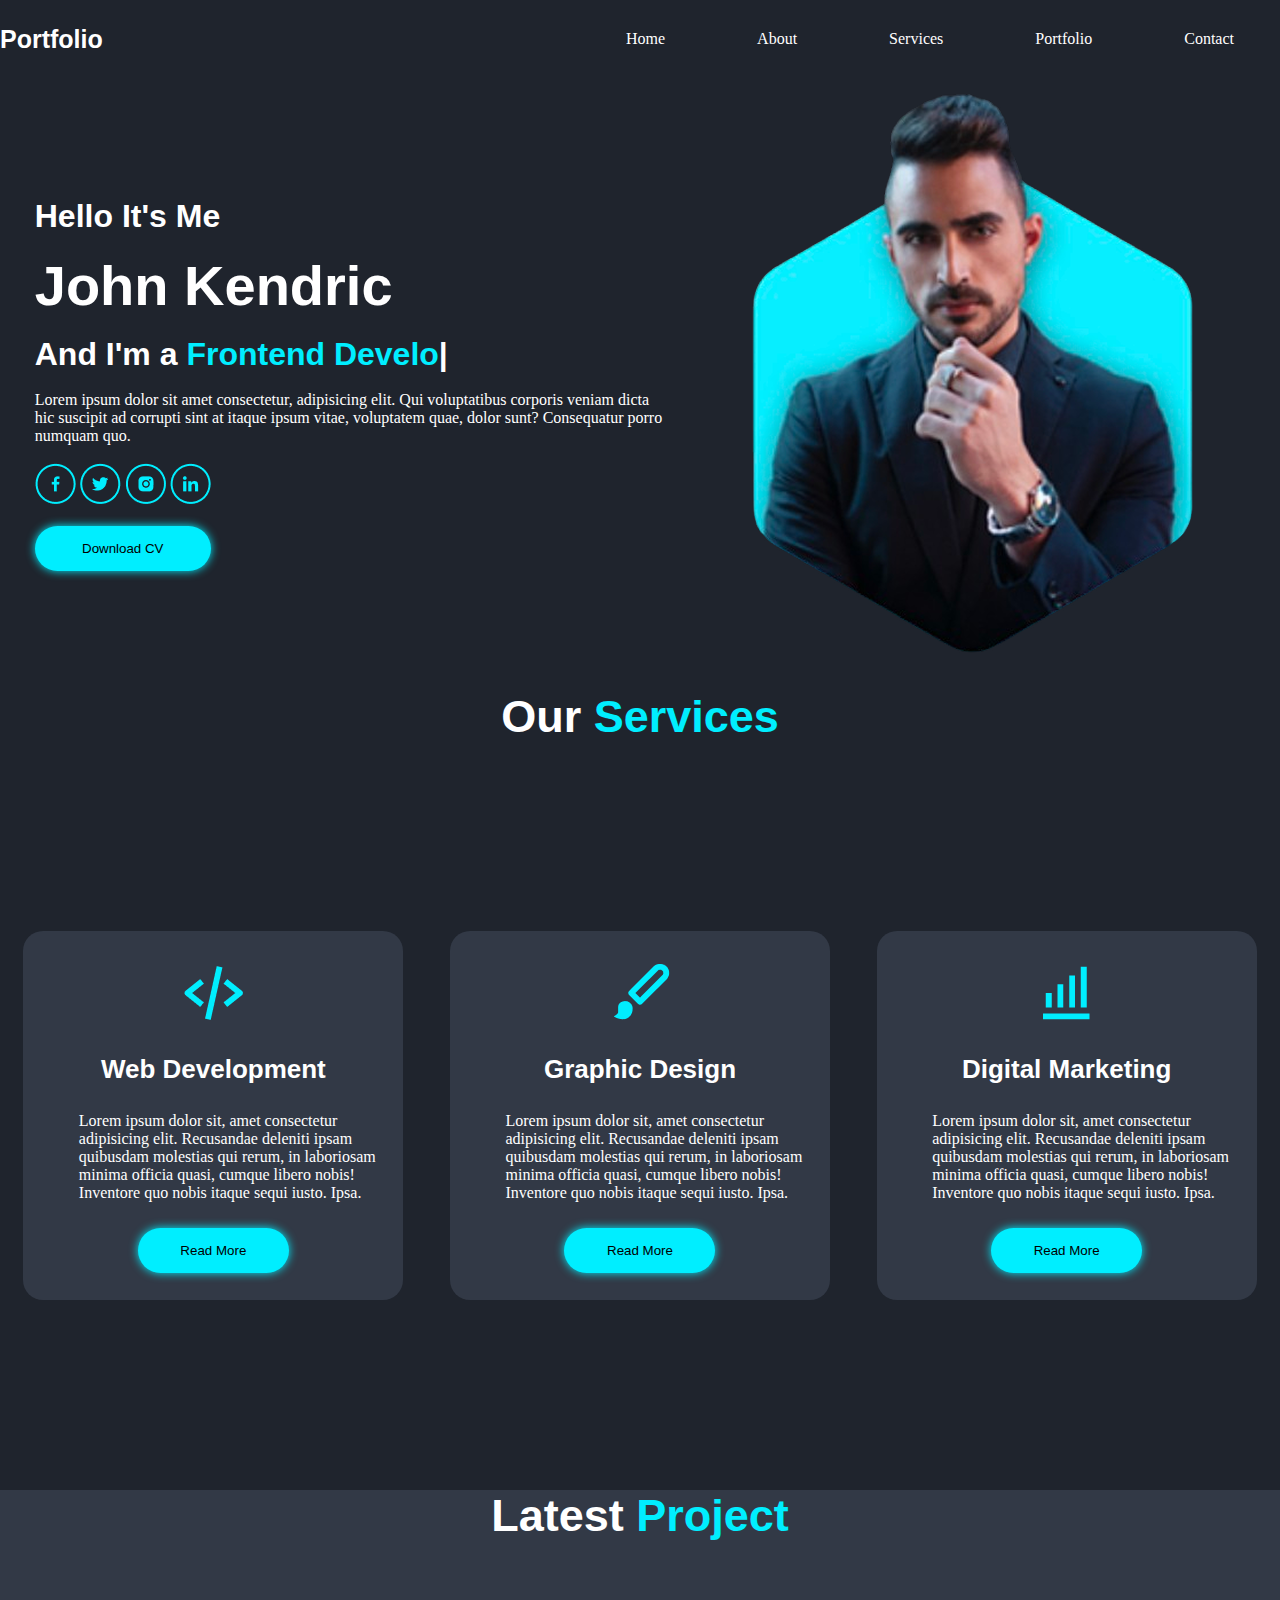
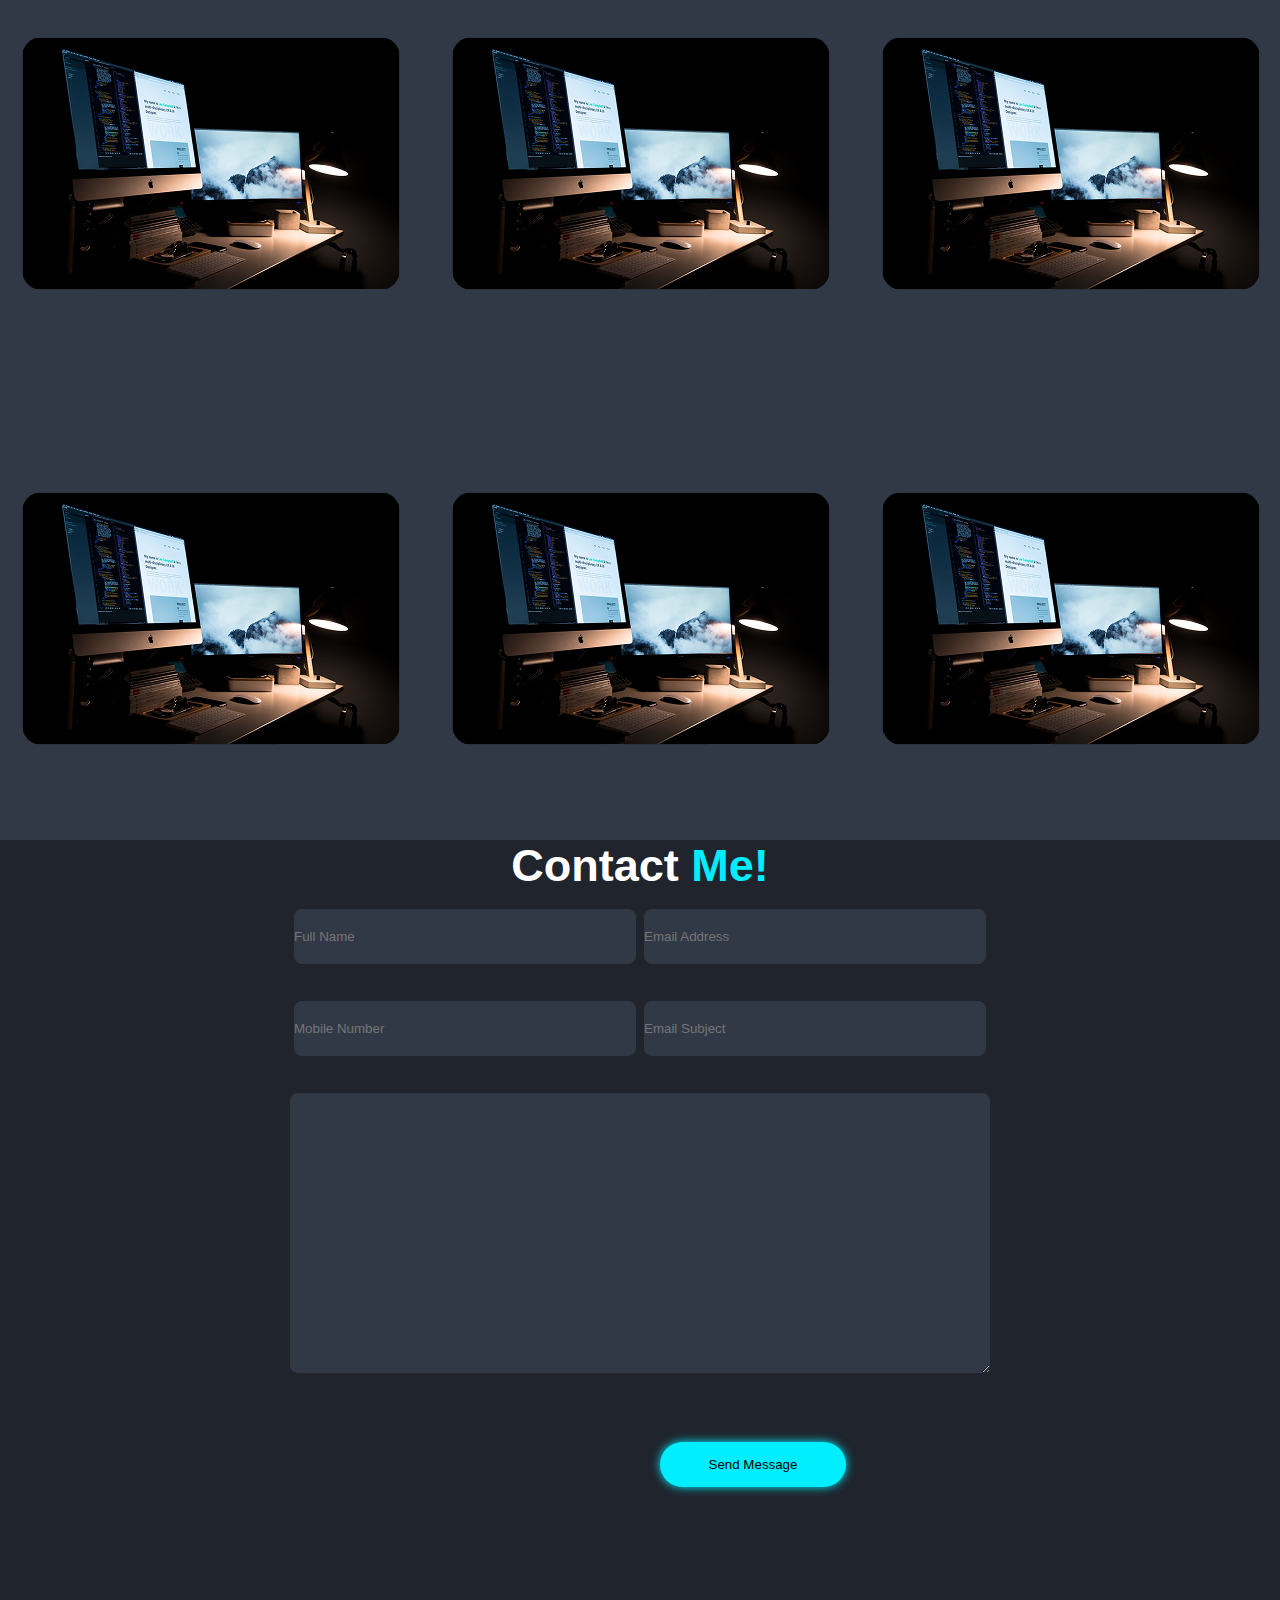
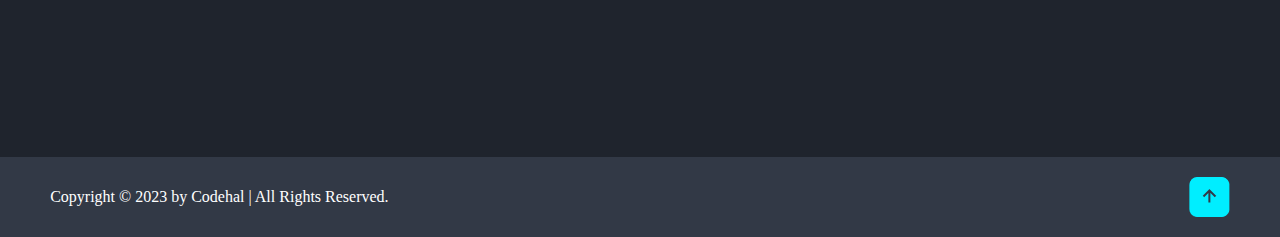
<file: index.html>
<!DOCTYPE html>
<html lang="en">
<head>
    <meta charset="UTF-8">
    <meta name="viewport" content="width=device-width, initial-scale=1.0">
    <title>Document</title>
    <link rel="stylesheet" href="style.css">
</head>
<body>
    
    <header>
        <h1>Portfolio</h1>
        <div class="div">
            <a href="">Home</a>
            <a href="">About</a>
            <a href="">Services</a>
            <a href="">Portfolio</a>
            <a href="">Contact</a>
            <img src="./Icon (3).png" alt="" class="img1">
        </div>
    </header>

    <main>
        <div class="box">
            <div class="box-">
                <h6 class="h66">Hello It's Me</h6><br>
                <h5>John Kendric</h5><br>
                <h6>And I'm a <span>Frontend Develo</span>|</h6><br>
                <p>Lorem ipsum dolor sit amet consectetur, adipisicing elit. Qui voluptatibus corporis veniam dicta hic
                    suscipit ad corrupti sint at itaque ipsum vitae, voluptatem quae, dolor sunt? Consequatur porro
                    numquam quo.

                </p><br>
                <div>
                    <img src="./Link.png" alt="">
                    <img src="./Link (1).png" alt="">
                    <img src="./Link (2).png" alt="">
                    <img src="./Link (3).png" alt="">
                </div><br>
                <button>Download CV</button>
            </div>
            <img src="./1.png" alt="" class="img3">
        </div>


              
    <h2>Our <span>Services</span></h2>

    <div class="box2">
        <div>
            <img src="./Icon.png" alt="">
            <h3>Web Development</h3>
            <p>Lorem ipsum dolor sit, amet consectetur adipisicing elit. Recusandae deleniti ipsam quibusdam molestias qui rerum, in laboriosam minima officia quasi, cumque libero nobis! Inventore quo nobis itaque sequi iusto. Ipsa.

            </p>
            <button class="but">Read More</button>
        </div>
        <div>
            <img src="./Icon (1).png" alt="">
            <h3>Graphic Design</h3>
            <p>Lorem ipsum dolor sit, amet consectetur adipisicing elit. Recusandae deleniti ipsam quibusdam molestias qui rerum, in laboriosam minima officia quasi, cumque libero nobis! Inventore quo nobis itaque sequi iusto. Ipsa.

            </p>
            <button class="but">Read More</button>
        </div>
        <div class="d6">
            <img src="./Icon (2).png" alt="">
            <h3>Digital Marketing</h3>
            <p>Lorem ipsum dolor sit, amet consectetur adipisicing elit. Recusandae deleniti ipsam quibusdam molestias qui rerum, in laboriosam minima officia quasi, cumque libero nobis! Inventore quo nobis itaque sequi iusto. Ipsa.

            </p>
            <button class="but">Read More</button>
        </div>
    </div>




    <h2 class="h22">Latest <span>Project</span></h2>
   <div class="box4">
    <div><img src="./lee-campbell-106610-unsplash.jpg.png" alt=""></div>
    <div><img src="./lee-campbell-106610-unsplash.jpg.png" alt=""></div>
    <div><img src="./lee-campbell-106610-unsplash.jpg.png" alt=""></div>
    <div><img src="./lee-campbell-106610-unsplash.jpg.png" alt=""></div>
    <div><img src="./lee-campbell-106610-unsplash.jpg.png" alt=""></div>
    <div><img src="./lee-campbell-106610-unsplash.jpg.png" alt=""></div>
    
   </div>


    <h2 class="h23">Contact <span>Me!</span></h2>

<div class="box5">
    <form action="">
        <input type="text" placeholder="Full Name">
        <input type="text" placeholder="Email Address">
        <input type="text" placeholder="Mobile Number">
        <input type="text" placeholder="Email Subject">
        <textarea name="" id=""></textarea>
    </form>
    <button class="but2">Send Message</button>
      </div>
    </main>




    <footer>
        <p>Copyright © 2023 by Codehal | All Rights Reserved.</p>
        <img src="./Link (4).png" alt="">
    </footer>































































































































</body>
</html>
</file>
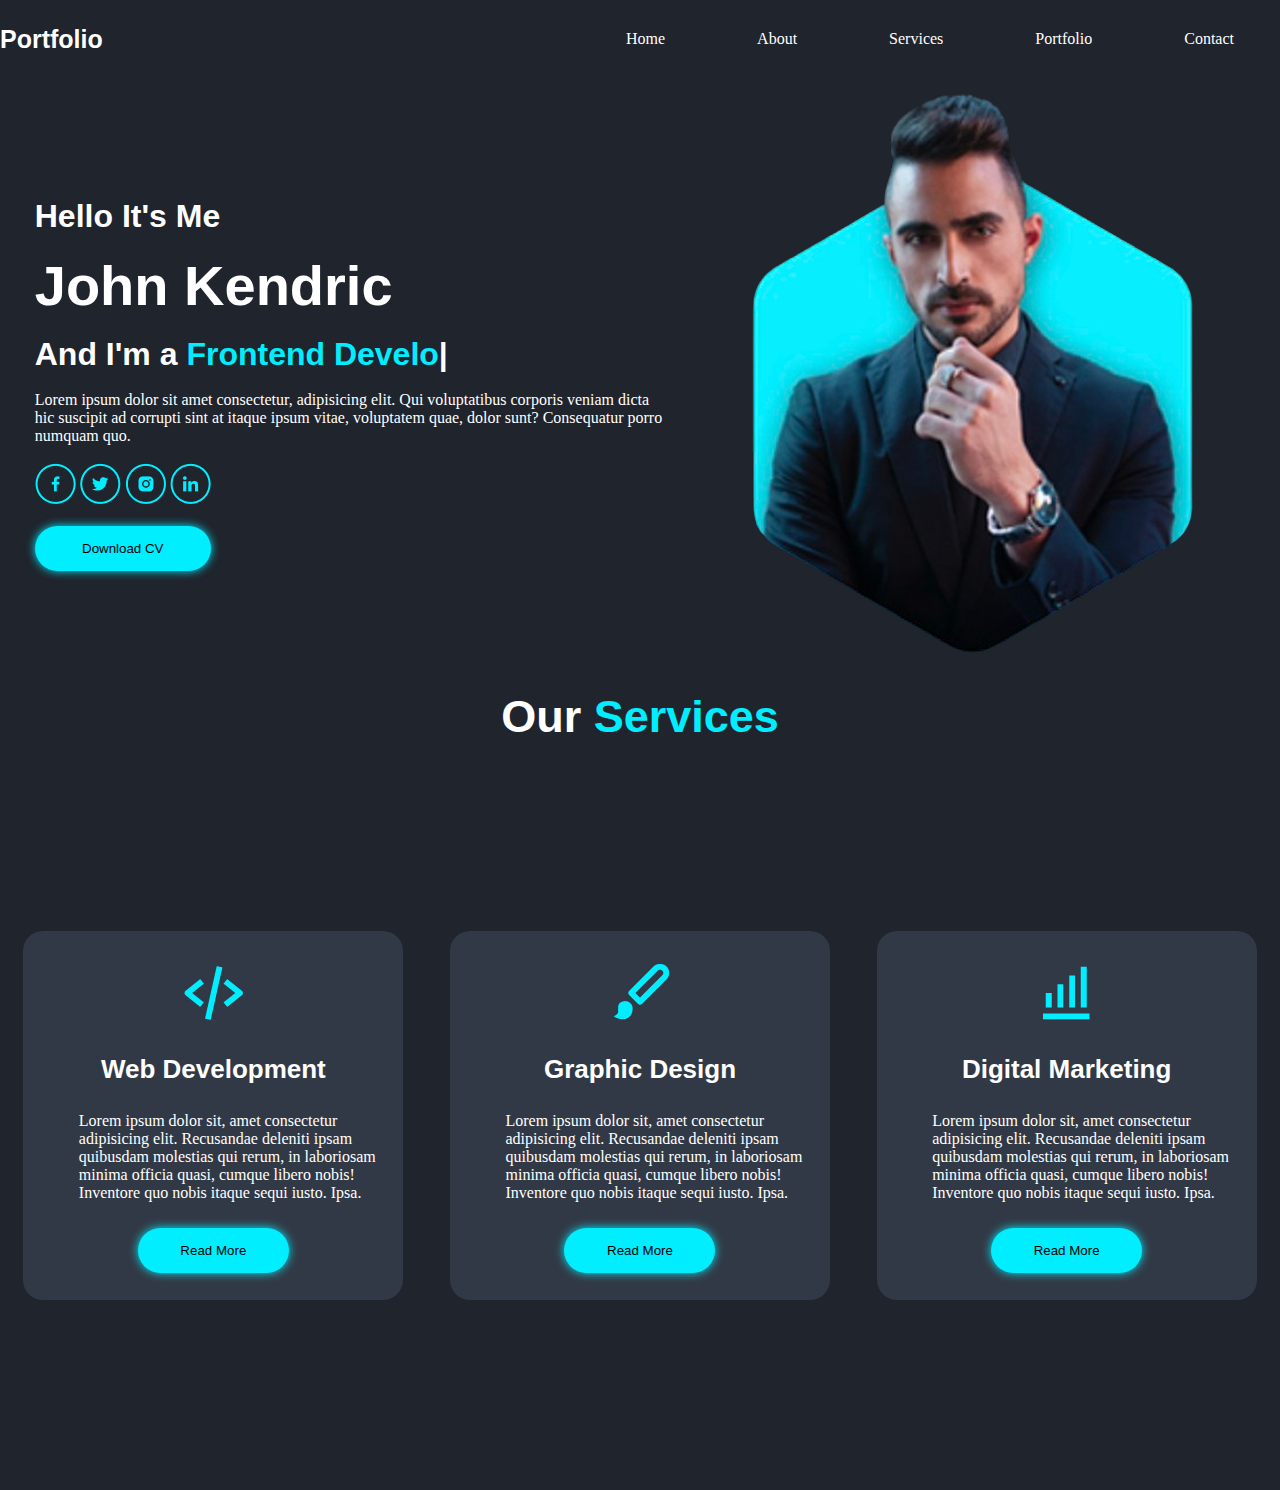
<file: Portfolio/index.html>
<!DOCTYPE html>
<html lang="en">
<head>
    <meta charset="UTF-8">
    <meta name="viewport" content="width=device-width, initial-scale=1.0">
    <title>Document</title>
    <link rel="stylesheet" href="style.css">
</head>
<body>
    
    <header>
        <h1>Portfolio</h1>
        <div class="div">
            <a href="">Home</a>
            <a href="">About</a>
            <a href="">Services</a>
            <a href="">Portfolio</a>
            <a href="">Contact</a>
            <img src="./Icon (3).png" alt="" class="img1">
        </div>
    </header>

    <main>
        <div class="box">
            <div class="box-">
                <h6 class="h66">Hello It's Me</h6><br>
                <h5>John Kendric</h5><br>
                <h6>And I'm a <span>Frontend Develo</span>|</h6><br>
                <p>Lorem ipsum dolor sit amet consectetur, adipisicing elit. Qui voluptatibus corporis veniam dicta hic
                    suscipit ad corrupti sint at itaque ipsum vitae, voluptatem quae, dolor sunt? Consequatur porro
                    numquam quo.

                </p><br>
                <div>
                    <img src="./Link.png" alt="">
                    <img src="./Link (1).png" alt="">
                    <img src="./Link (2).png" alt="">
                    <img src="./Link (3).png" alt="">
                </div><br>
                <button>Download CV</button>
            </div>
            <img src="./1.png" alt="" class="img3">
        </div>


              
    <h2>Our <span>Services</span></h2>

    <div class="box2">
        <div>
            <img src="./Icon.png" alt="">
            <h3>Web Development</h3>
            <p>Lorem ipsum dolor sit, amet consectetur adipisicing elit. Recusandae deleniti ipsam quibusdam molestias qui rerum, in laboriosam minima officia quasi, cumque libero nobis! Inventore quo nobis itaque sequi iusto. Ipsa.

            </p>
            <button class="but">Read More</button>
        </div>
        <div>
            <img src="./Icon (1).png" alt="">
            <h3>Graphic Design</h3>
            <p>Lorem ipsum dolor sit, amet consectetur adipisicing elit. Recusandae deleniti ipsam quibusdam molestias qui rerum, in laboriosam minima officia quasi, cumque libero nobis! Inventore quo nobis itaque sequi iusto. Ipsa.

            </p>
            <button class="but">Read More</button>
        </div>
        <div class="d6">
            <img src="./Icon (2).png" alt="">
            <h3>Digital Marketing</h3>
            <p>Lorem ipsum dolor sit, amet consectetur adipisicing elit. Recusandae deleniti ipsam quibusdam molestias qui rerum, in laboriosam minima officia quasi, cumque libero nobis! Inventore quo nobis itaque sequi iusto. Ipsa.

            </p>
            <button class="but">Read More</button>
        </div>
    </div>
    </main>




































































































































</body>
</html>
</file>
<file: style.css>
*{
    margin: 0;
    padding: 0;
    box-sizing: border-box;
}

a:hover{
    color: rgba(0, 238, 255, 1);
}

header{
    display: flex;
    justify-content: space-between;
    align-items: center;
    width: 100%;
    height: 78px;
    background-color:rgba(31, 36, 45, 1) ;
}

header h1{
    font-size: 25px;
    font-family: 'Franklin Gothic Medium', 'Arial Narrow', Arial, sans-serif;
     color: white;
}

a{
    text-decoration: none;
    color: white;

}

.div{
    width: 700px;
    display: flex;
    justify-content: space-around;
    align-items: center;
}

h6{
    font-size: 32px;
    font-family: 'Franklin Gothic Medium', 'Arial Narrow', Arial, sans-serif;
    color: white;
}

h5{
    font-size: 56px;
    font-family: 'Franklin Gothic Medium', 'Arial Narrow', Arial, sans-serif;
    color: white;
}

.box- p{
    width: 636px;
    color: white;
}


.box{
    display: flex;
    justify-content: space-around;
    align-items: center;
    background-color: rgba(31, 36, 45, 1);
}

span{
    color: rgba(0, 238, 255, 1);
}

button{
    width: 176px;
    height: 45px;
    background-color: rgba(0, 238, 255, 1);
    font-family: 'Franklin Gothic Medium', 'Arial Narrow', Arial, sans-serif;
    border: none;
    border-radius: 40px;
    box-shadow: 0px 0px 10px 0px #00EEFF;

}

h2{
    font-family: 'Franklin Gothic Medium', 'Arial Narrow', Arial, sans-serif;
    font-size: 45px;
    text-align: center;
    color: white;
    background-color: rgba(31, 36, 45, 1);
    height: 50px;
}


.box2 div{
    width: 380px;
    height: 369px;
    background-color: #323946;
    border-radius: 20px;
    display: flex;
    justify-content: space-evenly;
    align-items: center;
    flex-direction: column;
  
}

h3{
    font-family: 'Franklin Gothic Medium', 'Arial Narrow', Arial, sans-serif;
    font-size: 26px;
    color: white;
}

.box2 p{
    color: white;
    width: 319px;
    margin-left: 50px;
}

.but{
    width: 151px;
    height: 45px;
    box-shadow: 0px 0px 10px 0px #00EEFF;

}

.box2{
    width: 100%;
    height: 749px;
    display: flex;
    justify-content: space-around;
    align-items: center;
  
    background-color: rgba(31, 36, 45, 1);
}


.img1{
    display: none;
}





.box4 div{
    width: 376px;
    height: 251px;
  
}




.box4{
    width: 100%;
    height: 900px;
    background-color: #323946;
    display: flex;
    justify-content: space-around;
    align-items: center;
    flex-wrap: wrap;
    gap: 10px;
   
}


.box4 img{
    border-radius: 20px;
}

form{
    width: 700px;
    height: 502px;
    display: flex;
    justify-content: space-around;
    align-items: center;
    flex-wrap: wrap;
    margin: 0 auto;

}

input{
    width: 342px;
    height: 55px;
    background-color: #323946;
    border-radius: 8px;
    border: none;
}

textarea{
    width: 700px;
    height: 280px;
    background-color:#323946 ;
    border-radius: 8px;
    border: none;
}

.box5{
    width: 100%;
    height: 867px;
    background-color: #1F242D;
}



.h22{
    background-color:  #323946;
}



.but2{
    width: 186px;
    height: 45px;
    margin-left: 660px;
    margin-top: 50px;
}



footer{
    width: 100%;
    height: 80px;
    background-color: #323946;
    display: flex;
    justify-content: space-around;
    align-items: center;
    color: white;
    gap: 700px;
}






@media(max-width:650px){
    .img1{
        display: block;
    }

    a{
        display: none;
    }

    header{
        gap: 500px;
    }
    

    h2{
        width: 640px;
    }

    .box{
        flex-direction: column;
        width: 640px;
      
    }

    h6{
        font-size: 22px;
      
    }

    h5{
        font-size: 44px;
    }

    .box- p{
       width: 600px;
    }

    .h66{
        margin-top: 100px;
    }

    .box2{
     width: 640px;
    display: flex;
    justify-content: space-around;
    flex-wrap: wrap;
    
    }

    .box2 div{
        width: 300px;
        height: 316px;
        margin-top: 50px;
    }

    .d6{
        width: 630px !important;
    }

    .box4 img{
        width: 349px;
        height: 233px;
        margin-top: 50px;
       
     
    }

    .box4{
        width: 100%;
        height: 2100px;
      
    }
    
    
    .h22{
        width: 100%;
       
    }
    
    
    .h23{
        width: 100%;
    }



    textarea{
      width: 616px;
      height: 216px;
    }

    input{
        width: 301px;
        height: 47px;
    }

    form{
        width: 616px;
        height: 428px;
    }

    .but2{
        margin-left: 230px;
    }


    footer{
        gap: 200px;
    }
}








@media(max-width:450px){
    header{
        gap: 300px;
    }

    .box{
        width: 430px;
    }

    .img3{
        width: 273px;
        height: 331px;
    }

    h6{
        font-size: 20px;
    }

    h5{
        font-size: 40px;
    }

    .box- p{
        width: 420px;
    }

    button{
        width: 141px;
        height: 34px;
    }

    .box2{
        width: 430px;
        background-color: rgba(31, 36, 45, 1);
        height: 200vh;
        display: flex;
        justify-content: space-around;
       flex-wrap: wrap;
       gap: 100px;
        
       
                }

    h2{
        width: 430px;
    }

    .d6{
        width: 366px !important;
        height: 265px ;
    }

    .box2 div{
        width: 366px !important;
        height: 265px;
    }

    form{
        flex-direction: column;
        width: 366px;
        height: 481px;
    }

    textarea{
        width: 366px;
        height: 204px;
    }

    input{
        width: 366px;
        height: 42px;
    }


    .but2{
        margin-left: 120px;
    }

    footer{
        gap: 20px;
    }

}
</file>
<file: Portfolio/style.css>
*{
    margin: 0;
    padding: 0;
    box-sizing: border-box;
}

a:hover{
    color: rgba(0, 238, 255, 1);
}

header{
    display: flex;
    justify-content: space-between;
    align-items: center;
    width: 100%;
    height: 78px;
    background-color:rgba(31, 36, 45, 1) ;
}

header h1{
    font-size: 25px;
    font-family: 'Franklin Gothic Medium', 'Arial Narrow', Arial, sans-serif;
     color: white;
}

a{
    text-decoration: none;
    color: white;

}

.div{
    width: 700px;
    display: flex;
    justify-content: space-around;
    align-items: center;
}

h6{
    font-size: 32px;
    font-family: 'Franklin Gothic Medium', 'Arial Narrow', Arial, sans-serif;
    color: white;
}

h5{
    font-size: 56px;
    font-family: 'Franklin Gothic Medium', 'Arial Narrow', Arial, sans-serif;
    color: white;
}

.box- p{
    width: 636px;
    color: white;
}


.box{
    display: flex;
    justify-content: space-around;
    align-items: center;
    background-color: rgba(31, 36, 45, 1);
}

span{
    color: rgba(0, 238, 255, 1);
}

button{
    width: 176px;
    height: 45px;
    background-color: rgba(0, 238, 255, 1);
    font-family: 'Franklin Gothic Medium', 'Arial Narrow', Arial, sans-serif;
    border: none;
    border-radius: 40px;
    box-shadow: 0px 0px 10px 0px #00EEFF;

}

h2{
    font-family: 'Franklin Gothic Medium', 'Arial Narrow', Arial, sans-serif;
    font-size: 45px;
    text-align: center;
    color: white;
    background-color: rgba(31, 36, 45, 1);
    height: 50px;
}


.box2 div{
    width: 380px;
    height: 369px;
    background-color: #323946;
    border-radius: 20px;
    display: flex;
    justify-content: space-evenly;
    align-items: center;
    flex-direction: column;
  
}

h3{
    font-family: 'Franklin Gothic Medium', 'Arial Narrow', Arial, sans-serif;
    font-size: 26px;
    color: white;
}

.box2 p{
    color: white;
    width: 319px;
    margin-left: 50px;
}

.but{
    width: 151px;
    height: 45px;
    box-shadow: 0px 0px 10px 0px #00EEFF;

}

.box2{
    width: 100%;
    height: 749px;
    display: flex;
    justify-content: space-around;
    align-items: center;
  
    background-color: rgba(31, 36, 45, 1);
}


.img1{
    display: none;
}

@media(max-width:650px){
    .img1{
        display: block;
    }

    a{
        display: none;
    }

    header{
        gap: 500px;
    }
    

    h2{
        width: 640px;
    }

    .box{
        flex-direction: column;
        width: 640px;
      
    }

    h6{
        font-size: 22px;
      
    }

    h5{
        font-size: 44px;
    }

    .box- p{
       width: 600px;
    }

    .h66{
        margin-top: 100px;
    }

    .box2{
     width: 640px;
    display: flex;
    justify-content: space-around;
    flex-wrap: wrap;
    
    }

    .box2 div{
        width: 300px;
        height: 316px;
        margin-top: 50px;
    }

    .d6{
        width: 630px !important;
    }
}

@media(max-width:450px){
    header{
        gap: 300px;
    }

    .box{
        width: 430px;
    }

    .img3{
        width: 273px;
        height: 331px;
    }

    h6{
        font-size: 20px;
    }

    h5{
        font-size: 40px;
    }

    .box- p{
        width: 420px;
    }

    button{
        width: 141px;
        height: 34px;
    }

    .box2{
        width: 430px;
        background-color: rgba(31, 36, 45, 1);
        height: 200vh;
        display: flex;
        justify-content: space-around;
       flex-wrap: wrap;
       gap: 100px;
        
       
                }

    h2{
        width: 430px;
    }

    .d6{
        width: 366px !important;
        height: 265px ;
    }

    .box2 div{
        width: 366px !important;
        height: 265px;
    }
}
</file>
